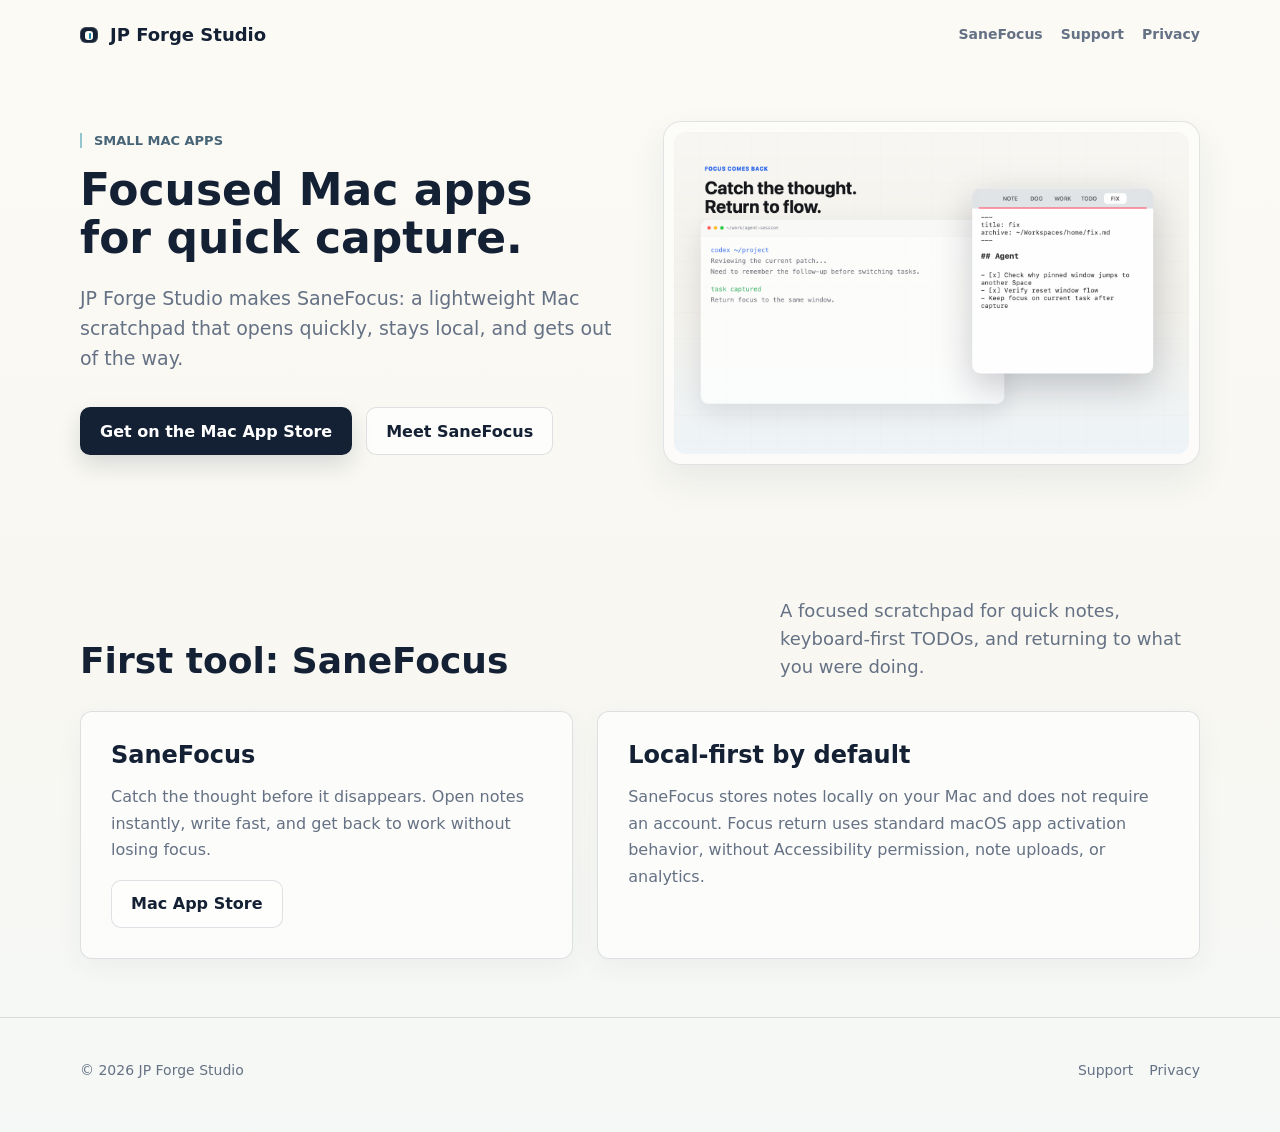
<file: index.html>
<!doctype html>
<html lang="en">
  <head>
    <meta charset="utf-8">
    <meta name="viewport" content="width=device-width, initial-scale=1">
    <title>JP Forge Studio - Focused Mac Apps</title>
    <meta name="description" content="JP Forge Studio makes SaneFocus, a lightweight macOS scratchpad for catching thoughts and returning to flow.">
    <link rel="canonical" href="https://jpforgestudio.com/">
    <meta property="og:title" content="JP Forge Studio - Focused Mac Apps">
    <meta property="og:description" content="JP Forge Studio makes SaneFocus, a lightweight macOS scratchpad for catching thoughts and returning to flow.">
    <meta property="og:type" content="website">
    <meta property="og:url" content="https://jpforgestudio.com/">
    <meta property="og:image" content="https://jpforgestudio.com/assets/sanefocus/social-preview.png">
    <meta property="og:site_name" content="JP Forge Studio">
    <meta name="twitter:card" content="summary_large_image">
    <meta name="twitter:title" content="JP Forge Studio - Focused Mac Apps">
    <meta name="twitter:description" content="JP Forge Studio makes SaneFocus, a lightweight macOS scratchpad for catching thoughts and returning to flow.">
    <meta name="twitter:image" content="https://jpforgestudio.com/assets/sanefocus/social-preview.png">
    <link rel="icon" href="/assets/icons/favicon.svg" type="image/svg+xml">
    <link rel="stylesheet" href="/styles.css">
    <script type="application/ld+json">
      {
        "@context": "https://schema.org",
        "@type": "Organization",
        "name": "JP Forge Studio",
        "url": "https://jpforgestudio.com/",
        "email": "jpforge.studio@gmail.com"
      }
    </script>
  </head>
  <body>
    <header class="shell nav">
      <a class="brand" href="/">
        <span class="brand-dot"></span>
        JP Forge Studio
      </a>
      <nav class="nav-links" aria-label="Main navigation">
        <a href="/sanefocus/">SaneFocus</a>
        <a href="/sanefocus/support/">Support</a>
        <a href="/sanefocus/privacy/">Privacy</a>
      </nav>
    </header>

    <main class="shell hero">
      <section>
        <div class="eyebrow">Small Mac Apps</div>
        <h1>Focused Mac apps for quick capture.</h1>
        <p class="lede">
          JP Forge Studio makes SaneFocus: a lightweight Mac scratchpad that
          opens quickly, stays local, and gets out of the way.
        </p>
        <div class="actions">
          <a class="button" href="https://apps.apple.com/us/app/sanefocus/id6764035093?mt=12" target="_blank" rel="noopener">Get on the Mac App Store</a>
          <a class="button secondary" href="/sanefocus/">Meet SaneFocus</a>
        </div>
      </section>
      <section class="hero-card" aria-label="SaneFocus preview">
        <img src="/assets/sanefocus/02-focus-comes-back.png" width="1440" height="900" alt="SaneFocus note window on a bright desktop">
      </section>
    </main>

    <section class="shell section">
      <div class="section-head">
        <h2>First tool: SaneFocus</h2>
        <p>A focused scratchpad for quick notes, keyboard-first TODOs, and returning to what you were doing.</p>
      </div>
      <div class="split">
        <article class="card">
          <h3>SaneFocus</h3>
          <p>
            Catch the thought before it disappears. Open notes instantly,
            write fast, and get back to work without losing focus.
          </p>
          <a class="button secondary" href="https://apps.apple.com/us/app/sanefocus/id6764035093?mt=12" target="_blank" rel="noopener">Mac App Store</a>
        </article>
        <article class="card">
          <h3>Local-first by default</h3>
          <p>
            SaneFocus stores notes locally on your Mac and does not require an
            account. Focus return uses standard macOS app activation behavior,
            without Accessibility permission, note uploads, or analytics.
          </p>
        </article>
      </div>
    </section>

    <footer class="footer">
      <div class="shell footer-inner">
        <span>© 2026 JP Forge Studio</span>
        <div class="footer-links">
          <a href="/sanefocus/support/">Support</a>
          <a href="/sanefocus/privacy/">Privacy</a>
        </div>
      </div>
    </footer>
  </body>
</html>
</file>
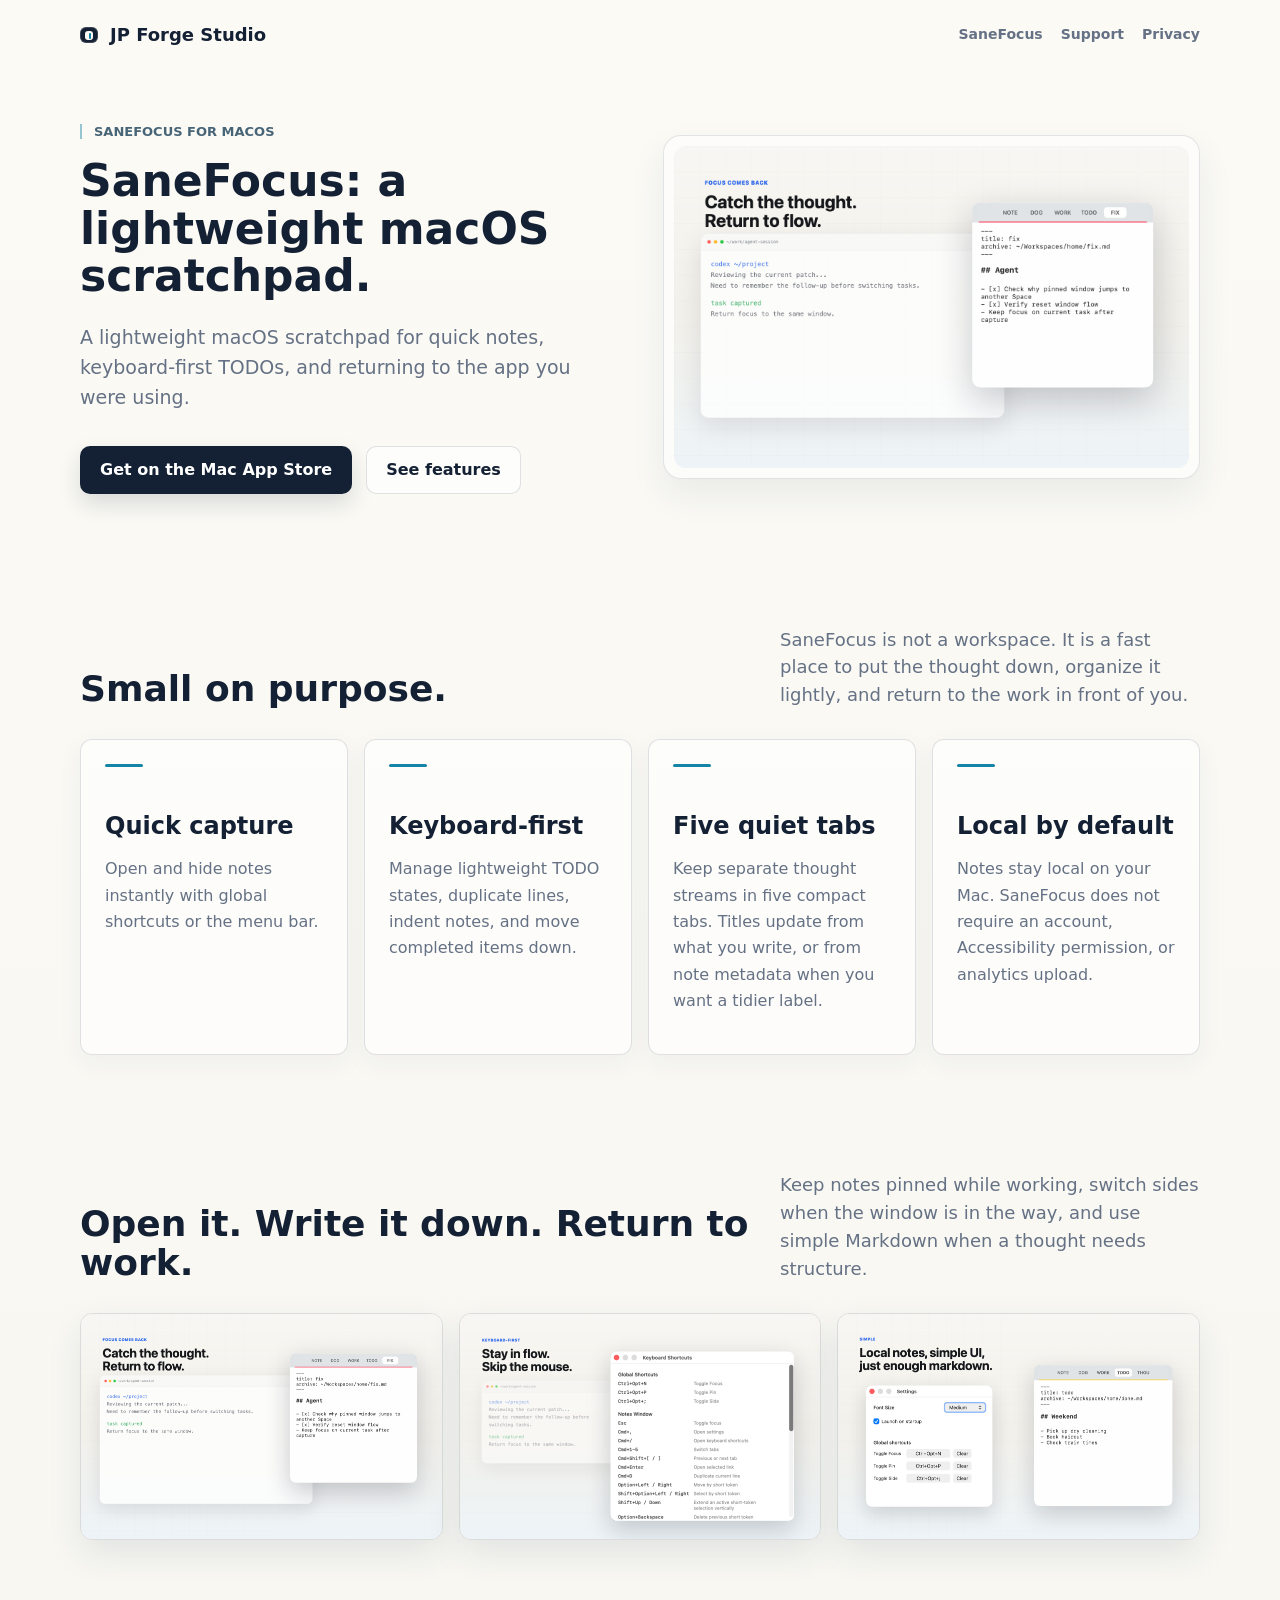
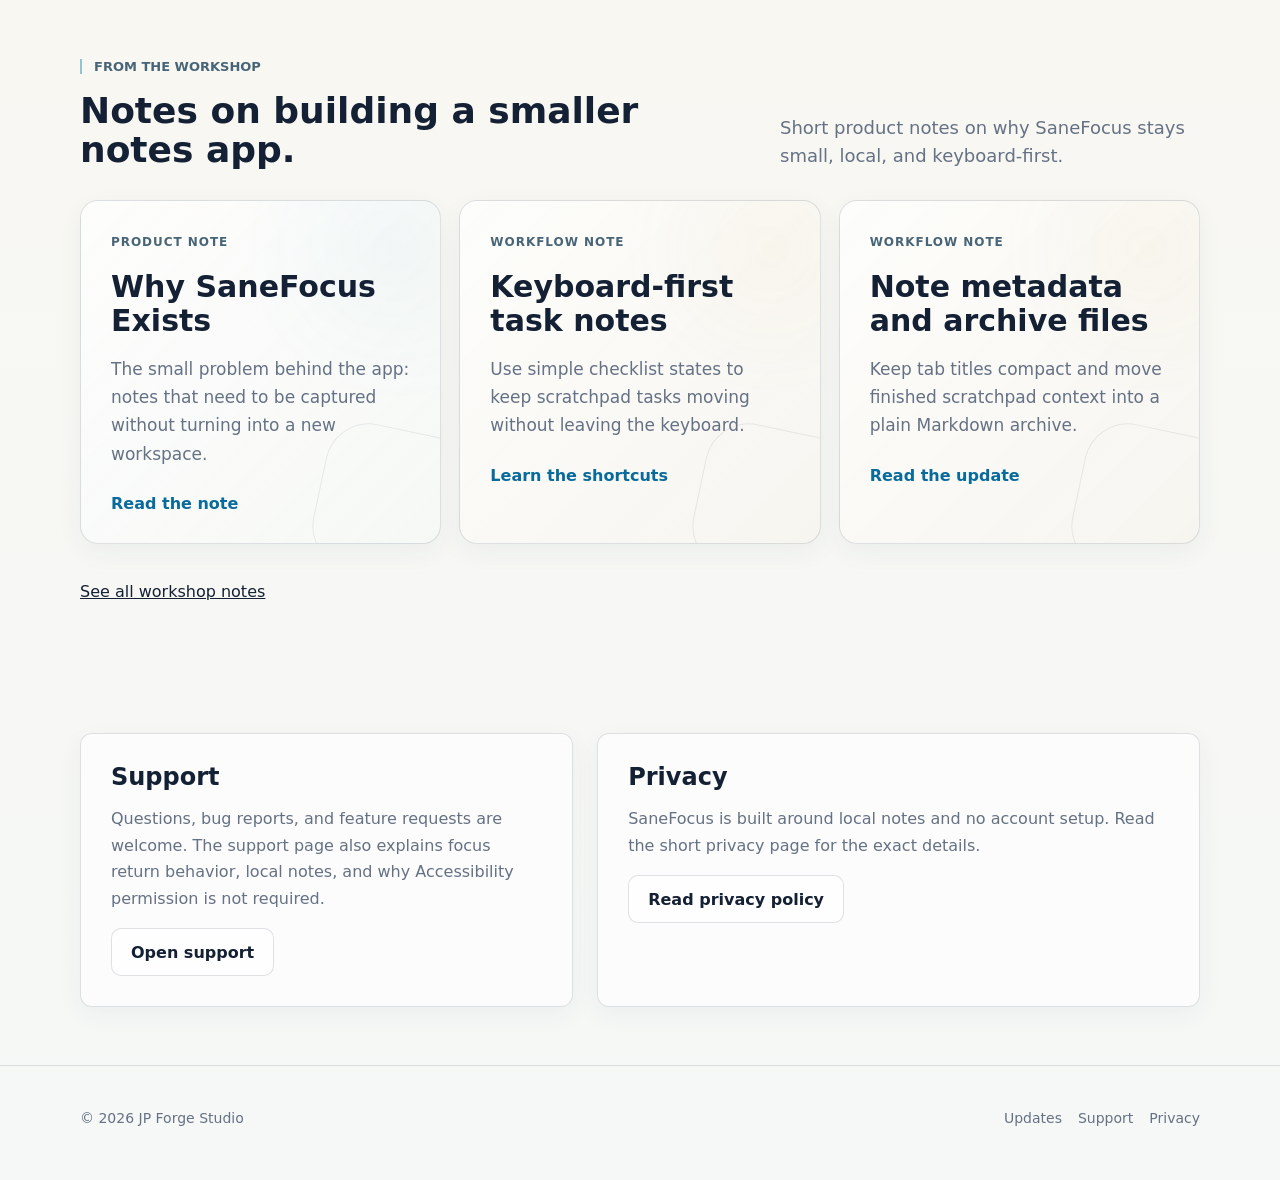
<file: sanefocus/index.html>
<!doctype html>
<html lang="en">
  <head>
    <meta charset="utf-8">
    <meta name="viewport" content="width=device-width, initial-scale=1">
    <title>SaneFocus - Lightweight macOS Scratchpad</title>
    <meta name="description" content="SaneFocus is a lightweight macOS scratchpad for quick notes, keyboard-first TODOs, and returning to flow.">
    <link rel="canonical" href="https://jpforgestudio.com/sanefocus/">
    <meta property="og:title" content="SaneFocus - Lightweight macOS Scratchpad">
    <meta property="og:description" content="SaneFocus is a lightweight macOS scratchpad for quick notes, keyboard-first TODOs, and returning to flow.">
    <meta property="og:type" content="website">
    <meta property="og:url" content="https://jpforgestudio.com/sanefocus/">
    <meta property="og:image" content="https://jpforgestudio.com/assets/sanefocus/social-preview.png">
    <meta property="og:site_name" content="JP Forge Studio">
    <meta name="twitter:card" content="summary_large_image">
    <meta name="twitter:title" content="SaneFocus - Lightweight macOS Scratchpad">
    <meta name="twitter:description" content="SaneFocus is a lightweight macOS scratchpad for quick notes, keyboard-first TODOs, and returning to flow.">
    <meta name="twitter:image" content="https://jpforgestudio.com/assets/sanefocus/social-preview.png">
    <link rel="icon" href="/assets/icons/favicon.svg" type="image/svg+xml">
    <link rel="stylesheet" href="/styles.css">
    <script type="application/ld+json">
      {
        "@context": "https://schema.org",
        "@type": "SoftwareApplication",
        "name": "SaneFocus",
        "applicationCategory": "ProductivityApplication",
        "operatingSystem": "macOS",
        "description": "SaneFocus is a lightweight macOS scratchpad for quick notes, keyboard-first TODOs, and returning to flow.",
        "url": "https://jpforgestudio.com/sanefocus/",
        "downloadUrl": "https://apps.apple.com/us/app/sanefocus/id6764035093?mt=12",
        "sameAs": [
          "https://apps.apple.com/us/app/sanefocus/id6764035093?mt=12"
        ]
      }
    </script>
  </head>
  <body>
    <header class="shell nav">
      <a class="brand" href="/">
        <span class="brand-dot"></span>
        JP Forge Studio
      </a>
      <nav class="nav-links" aria-label="Main navigation">
        <a href="/sanefocus/">SaneFocus</a>
        <a href="/sanefocus/support/">Support</a>
        <a href="/sanefocus/privacy/">Privacy</a>
      </nav>
    </header>

    <main class="shell hero">
      <section>
        <div class="eyebrow">SaneFocus for macOS</div>
        <h1>SaneFocus: a lightweight macOS scratchpad.</h1>
        <p class="lede">
          A lightweight macOS scratchpad for quick notes, keyboard-first TODOs,
          and returning to the app you were using.
        </p>
        <div class="actions">
          <a class="button" href="https://apps.apple.com/us/app/sanefocus/id6764035093?mt=12" target="_blank" rel="noopener">Get on the Mac App Store</a>
          <a class="button secondary" href="#features">See features</a>
        </div>
      </section>
      <section class="hero-card" aria-label="SaneFocus app preview">
        <img src="/assets/sanefocus/02-focus-comes-back.png" width="1440" height="900" alt="SaneFocus app screenshot">
      </section>
    </main>

    <section id="features" class="shell section">
      <div class="section-head">
        <h2>Small on purpose.</h2>
        <p>
          SaneFocus is not a workspace. It is a fast place to put the thought
          down, organize it lightly, and return to the work in front of you.
        </p>
      </div>
      <div class="feature-grid">
        <article class="feature">
          <div class="feature-mark"></div>
          <h3>Quick capture</h3>
          <p>Open and hide notes instantly with global shortcuts or the menu bar.</p>
        </article>
        <article class="feature">
          <div class="feature-mark"></div>
          <h3>Keyboard-first</h3>
          <p>Manage lightweight TODO states, duplicate lines, indent notes, and move completed items down.</p>
        </article>
        <article class="feature">
          <div class="feature-mark"></div>
          <h3>Five quiet tabs</h3>
          <p>Keep separate thought streams in five compact tabs. Titles update from what you write, or from note metadata when you want a tidier label.</p>
        </article>
        <article class="feature">
          <div class="feature-mark"></div>
          <h3>Local by default</h3>
          <p>Notes stay local on your Mac. SaneFocus does not require an account, Accessibility permission, or analytics upload.</p>
        </article>
      </div>
    </section>

    <section class="shell section">
      <div class="section-head">
        <h2>Open it. Write it down. Return to work.</h2>
        <p>
          Keep notes pinned while working, switch sides when the window is in
          the way, and use simple Markdown when a thought needs structure.
        </p>
      </div>
      <div class="media-grid">
        <img src="/assets/sanefocus/02-focus-comes-back.png" width="1440" height="900" loading="lazy" alt="SaneFocus focus restoration screenshot">
        <img src="/assets/sanefocus/03-keyboard-first.png" width="1440" height="900" loading="lazy" alt="SaneFocus keyboard-first screenshot">
        <img src="/assets/sanefocus/04-simple-local.png" width="1440" height="900" loading="lazy" alt="SaneFocus local notes screenshot">
      </div>
    </section>

    <section class="shell section workshop-section">
      <div class="section-head">
        <div>
          <div class="eyebrow">From the workshop</div>
          <h2>Notes on building a smaller notes app.</h2>
        </div>
        <p>
          Short product notes on why SaneFocus stays small, local, and
          keyboard-first.
        </p>
      </div>
      <div class="workshop-grid">
        <a class="workshop-card primary" href="/sanefocus/updates/why-sanefocus-exists/">
          <span class="workshop-kicker">Product note</span>
          <h3>Why SaneFocus Exists</h3>
          <p>
            The small problem behind the app: notes that need to be captured
            without turning into a new workspace.
          </p>
          <span class="text-link">Read the note</span>
        </a>
        <a class="workshop-card" href="/sanefocus/updates/task-shortcuts/">
          <span class="workshop-kicker">Workflow note</span>
          <h3>Keyboard-first task notes</h3>
          <p>
            Use simple checklist states to keep scratchpad tasks moving without
            leaving the keyboard.
          </p>
          <span class="text-link">Learn the shortcuts</span>
        </a>
        <a class="workshop-card" href="/sanefocus/updates/front-matter-archive/">
          <span class="workshop-kicker">Workflow note</span>
          <h3>Note metadata and archive files</h3>
          <p>
            Keep tab titles compact and move finished scratchpad context into a
            plain Markdown archive.
          </p>
          <span class="text-link">Read the update</span>
        </a>
      </div>
      <p class="article-back">
        <a href="/sanefocus/updates/">See all workshop notes</a>
      </p>
    </section>

    <section class="shell section">
      <div class="split">
        <article class="card">
          <h3>Support</h3>
          <p>
            Questions, bug reports, and feature requests are welcome. The
            support page also explains focus return behavior, local notes, and
            why Accessibility permission is not required.
          </p>
          <a class="button secondary" href="/sanefocus/support/">Open support</a>
        </article>
        <article class="card">
          <h3>Privacy</h3>
          <p>
            SaneFocus is built around local notes and no account setup. Read
            the short privacy page for the exact details.
          </p>
          <a class="button secondary" href="/sanefocus/privacy/">Read privacy policy</a>
        </article>
      </div>
    </section>

    <footer class="footer">
      <div class="shell footer-inner">
        <span>© 2026 JP Forge Studio</span>
        <div class="footer-links">
          <a href="/sanefocus/updates/">Updates</a>
          <a href="/sanefocus/support/">Support</a>
          <a href="/sanefocus/privacy/">Privacy</a>
        </div>
      </div>
    </footer>
  </body>
</html>
</file>
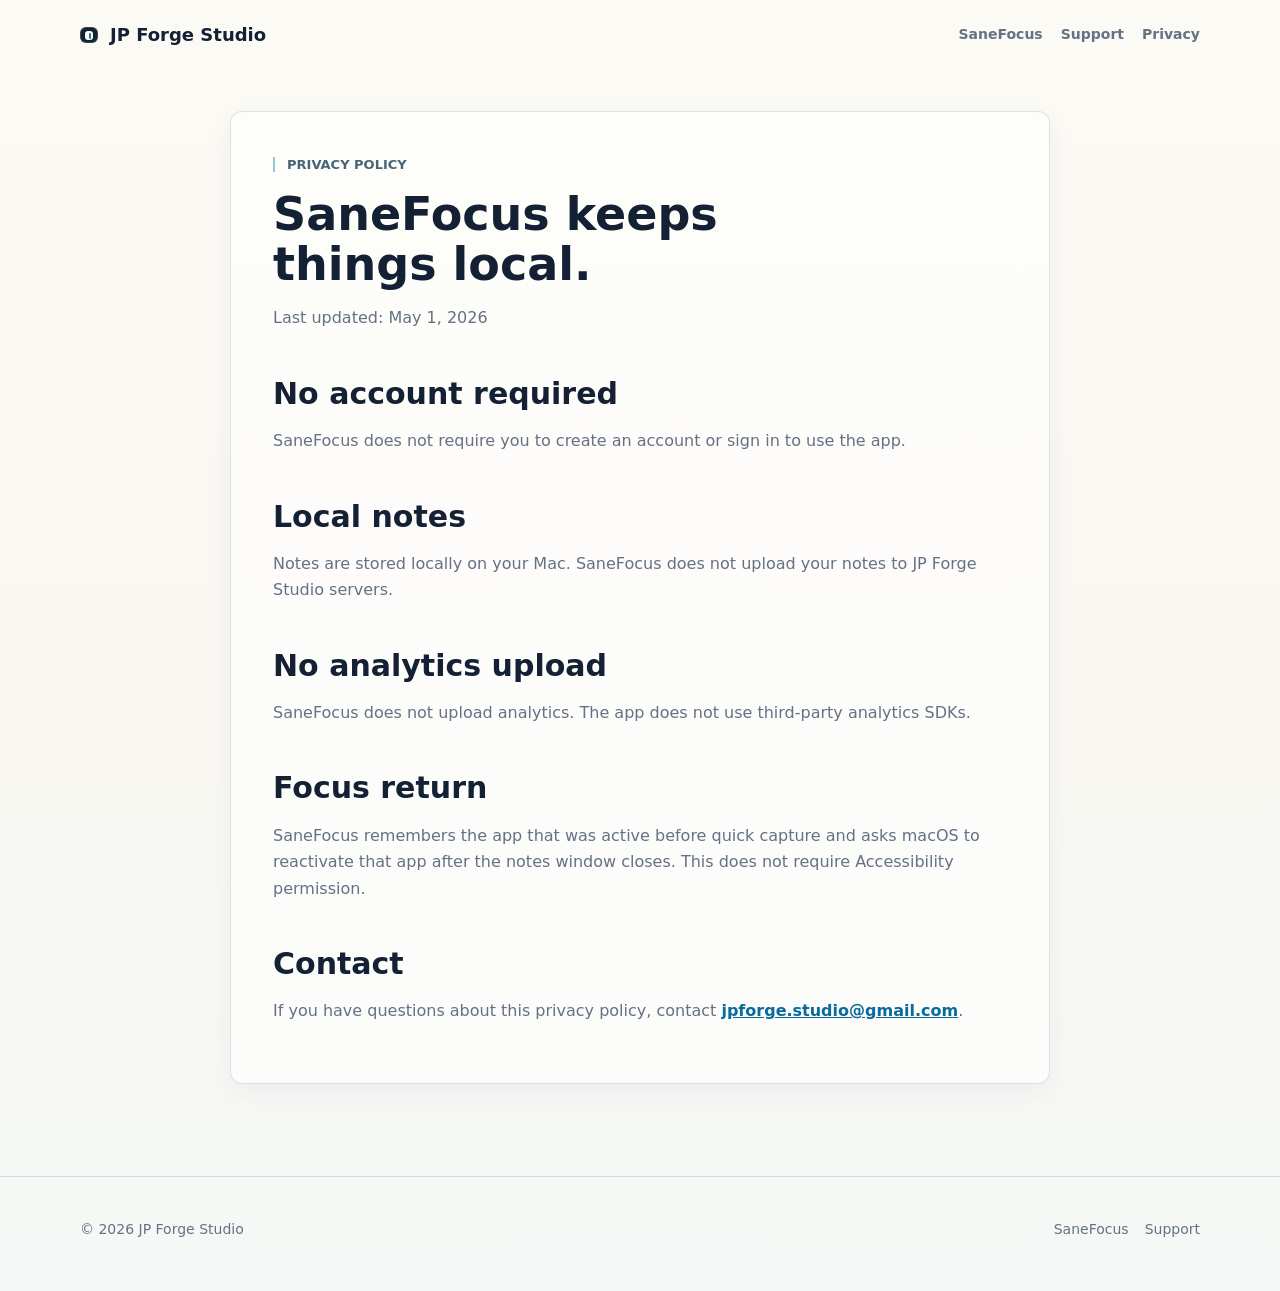
<file: sanefocus/privacy/index.html>
<!doctype html>
<html lang="en">
  <head>
    <meta charset="utf-8">
    <meta name="viewport" content="width=device-width, initial-scale=1">
    <title>SaneFocus Privacy Policy - JP Forge Studio</title>
    <meta name="description" content="Read the SaneFocus privacy policy: local notes, no account requirement, no analytics upload, and focus return behavior.">
    <link rel="canonical" href="https://jpforgestudio.com/sanefocus/privacy/">
    <meta property="og:title" content="SaneFocus Privacy Policy - JP Forge Studio">
    <meta property="og:description" content="Read the SaneFocus privacy policy: local notes, no account requirement, no analytics upload, and focus return behavior.">
    <meta property="og:type" content="website">
    <meta property="og:url" content="https://jpforgestudio.com/sanefocus/privacy/">
    <meta property="og:image" content="https://jpforgestudio.com/assets/sanefocus/social-preview.png">
    <meta property="og:site_name" content="JP Forge Studio">
    <meta name="twitter:card" content="summary_large_image">
    <meta name="twitter:title" content="SaneFocus Privacy Policy - JP Forge Studio">
    <meta name="twitter:description" content="Read the SaneFocus privacy policy: local notes, no account requirement, no analytics upload, and focus return behavior.">
    <meta name="twitter:image" content="https://jpforgestudio.com/assets/sanefocus/social-preview.png">
    <link rel="icon" href="/assets/icons/favicon.svg" type="image/svg+xml">
    <link rel="stylesheet" href="/styles.css">
  </head>
  <body>
    <header class="shell nav">
      <a class="brand" href="/">
        <span class="brand-dot"></span>
        JP Forge Studio
      </a>
      <nav class="nav-links" aria-label="Main navigation">
        <a href="/sanefocus/">SaneFocus</a>
        <a href="/sanefocus/support/">Support</a>
        <a href="/sanefocus/privacy/">Privacy</a>
      </nav>
    </header>

    <main class="shell doc">
      <div class="eyebrow">Privacy Policy</div>
      <h1>SaneFocus keeps things local.</h1>
      <p>Last updated: May 1, 2026</p>

      <h2>No account required</h2>
      <p>
        SaneFocus does not require you to create an account or sign in to use
        the app.
      </p>

      <h2>Local notes</h2>
      <p>
        Notes are stored locally on your Mac. SaneFocus does not upload your
        notes to JP Forge Studio servers.
      </p>

      <h2>No analytics upload</h2>
      <p>
        SaneFocus does not upload analytics. The app does not use third-party
        analytics SDKs.
      </p>

      <h2>Focus return</h2>
      <p>
        SaneFocus remembers the app that was active before quick capture and
        asks macOS to reactivate that app after the notes window closes. This
        does not require Accessibility permission.
      </p>

      <h2>Contact</h2>
      <p>
        If you have questions about this privacy policy, contact
        <a href="mailto:jpforge.studio@gmail.com">jpforge.studio@gmail.com</a>.
      </p>
    </main>

    <footer class="footer">
      <div class="shell footer-inner">
        <span>© 2026 JP Forge Studio</span>
        <div class="footer-links">
          <a href="/sanefocus/">SaneFocus</a>
          <a href="/sanefocus/support/">Support</a>
        </div>
      </div>
    </footer>
  </body>
</html>
</file>
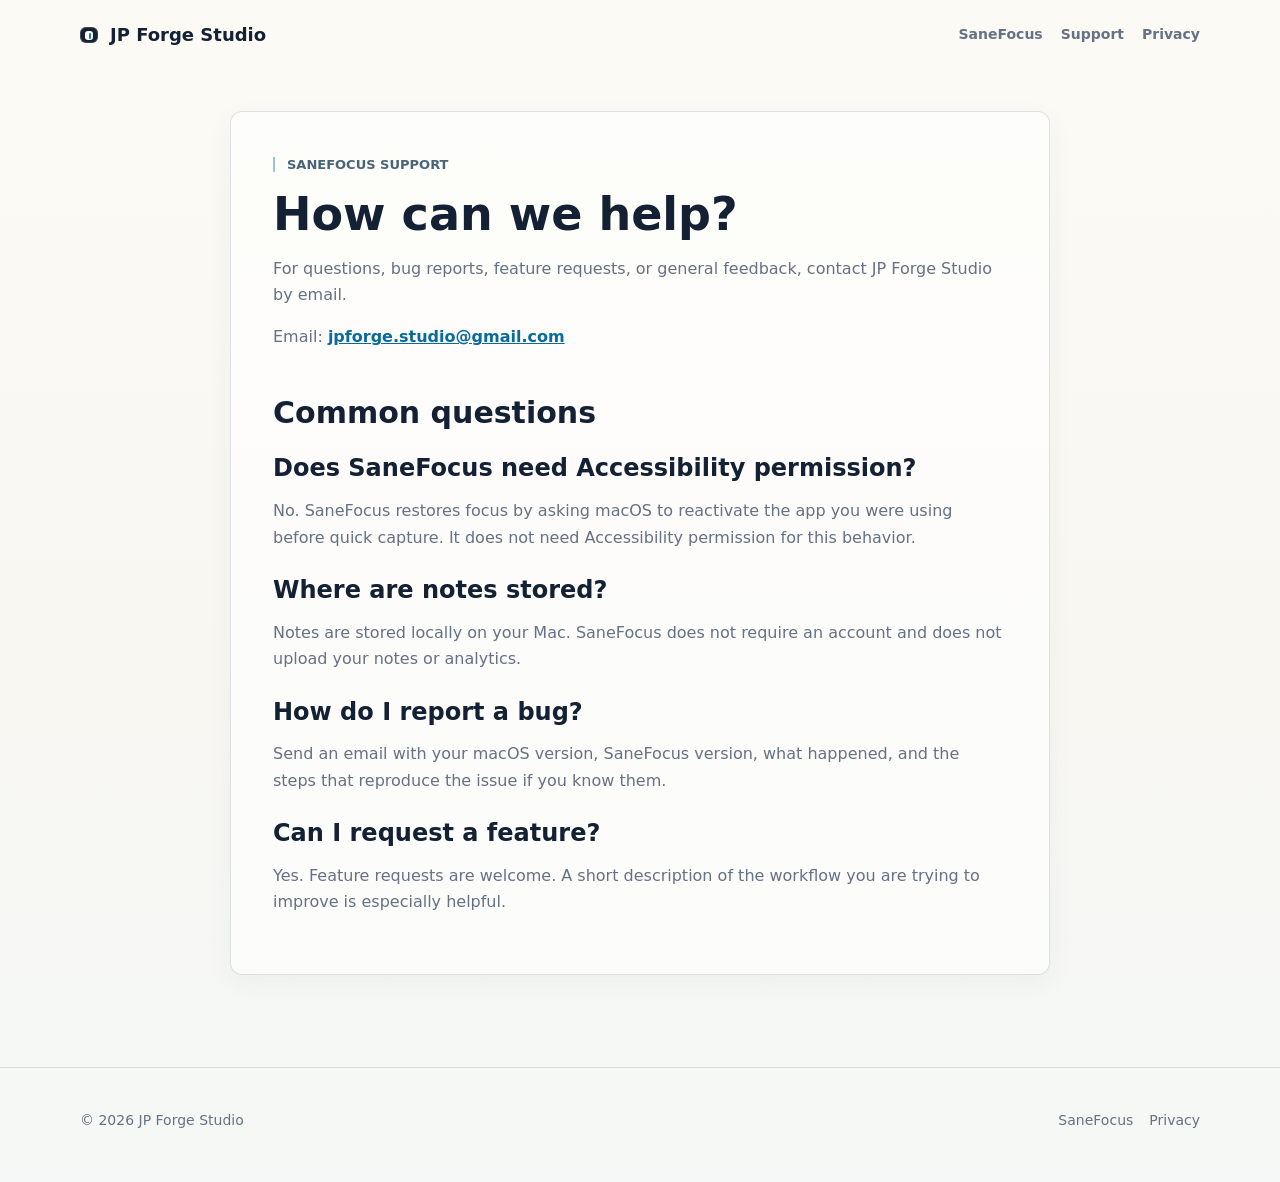
<file: sanefocus/support/index.html>
<!doctype html>
<html lang="en">
  <head>
    <meta charset="utf-8">
    <meta name="viewport" content="width=device-width, initial-scale=1">
    <title>SaneFocus Support - JP Forge Studio</title>
    <meta name="description" content="Get support for SaneFocus, including bug reports, feature requests, local notes, and focus return behavior.">
    <link rel="canonical" href="https://jpforgestudio.com/sanefocus/support/">
    <meta property="og:title" content="SaneFocus Support - JP Forge Studio">
    <meta property="og:description" content="Get support for SaneFocus, including bug reports, feature requests, local notes, and focus return behavior.">
    <meta property="og:type" content="website">
    <meta property="og:url" content="https://jpforgestudio.com/sanefocus/support/">
    <meta property="og:image" content="https://jpforgestudio.com/assets/sanefocus/social-preview.png">
    <meta property="og:site_name" content="JP Forge Studio">
    <meta name="twitter:card" content="summary_large_image">
    <meta name="twitter:title" content="SaneFocus Support - JP Forge Studio">
    <meta name="twitter:description" content="Get support for SaneFocus, including bug reports, feature requests, local notes, and focus return behavior.">
    <meta name="twitter:image" content="https://jpforgestudio.com/assets/sanefocus/social-preview.png">
    <link rel="icon" href="/assets/icons/favicon.svg" type="image/svg+xml">
    <link rel="stylesheet" href="/styles.css">
  </head>
  <body>
    <header class="shell nav">
      <a class="brand" href="/">
        <span class="brand-dot"></span>
        JP Forge Studio
      </a>
      <nav class="nav-links" aria-label="Main navigation">
        <a href="/sanefocus/">SaneFocus</a>
        <a href="/sanefocus/support/">Support</a>
        <a href="/sanefocus/privacy/">Privacy</a>
      </nav>
    </header>

    <main class="shell doc">
      <div class="eyebrow">SaneFocus Support</div>
      <h1>How can we help?</h1>
      <p>
        For questions, bug reports, feature requests, or general feedback,
        contact JP Forge Studio by email.
      </p>
      <p>
        Email: <a href="mailto:jpforge.studio@gmail.com">jpforge.studio@gmail.com</a>
      </p>

      <h2>Common questions</h2>
      <h3>Does SaneFocus need Accessibility permission?</h3>
      <p>
        No. SaneFocus restores focus by asking macOS to reactivate the app you
        were using before quick capture. It does not need Accessibility
        permission for this behavior.
      </p>

      <h3>Where are notes stored?</h3>
      <p>
        Notes are stored locally on your Mac. SaneFocus does not require an
        account and does not upload your notes or analytics.
      </p>

      <h3>How do I report a bug?</h3>
      <p>
        Send an email with your macOS version, SaneFocus version, what happened,
        and the steps that reproduce the issue if you know them.
      </p>

      <h3>Can I request a feature?</h3>
      <p>
        Yes. Feature requests are welcome. A short description of the workflow
        you are trying to improve is especially helpful.
      </p>
    </main>

    <footer class="footer">
      <div class="shell footer-inner">
        <span>© 2026 JP Forge Studio</span>
        <div class="footer-links">
          <a href="/sanefocus/">SaneFocus</a>
          <a href="/sanefocus/privacy/">Privacy</a>
        </div>
      </div>
    </footer>
  </body>
</html>
</file>
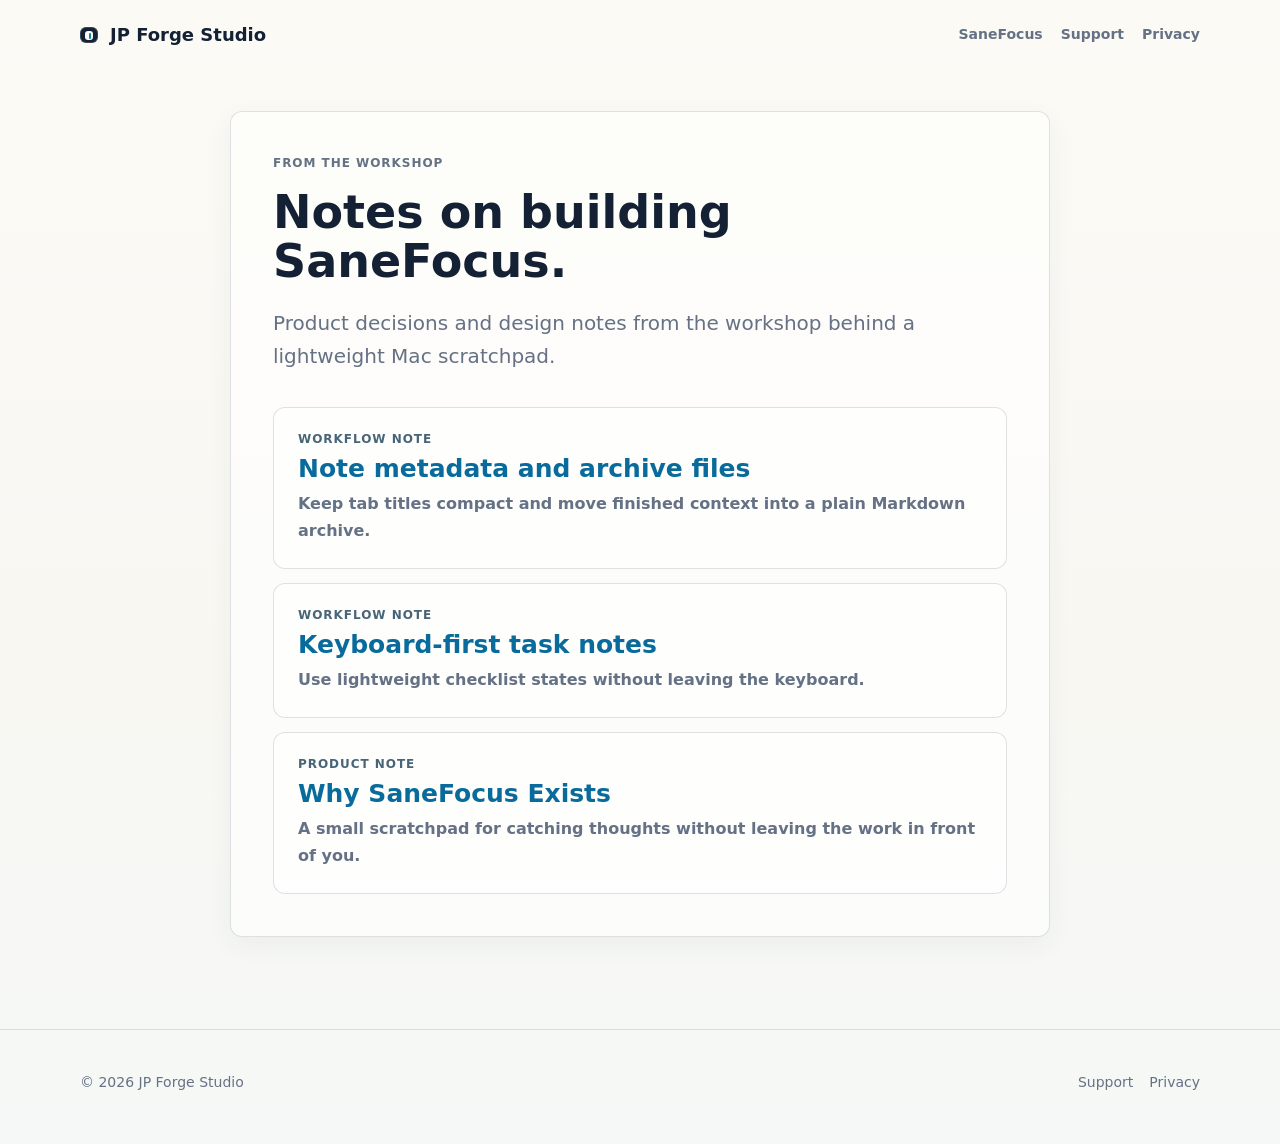
<file: sanefocus/updates/index.html>
<!doctype html>
<html lang="en">
  <head>
    <meta charset="utf-8">
    <meta name="viewport" content="width=device-width, initial-scale=1">
    <title>SaneFocus Updates - JP Forge Studio</title>
    <meta name="description" content="Product notes and short updates from the workshop behind SaneFocus.">
    <link rel="canonical" href="https://jpforgestudio.com/sanefocus/updates/">
    <meta property="og:title" content="SaneFocus Updates - JP Forge Studio">
    <meta property="og:description" content="Product notes and short updates from the workshop behind SaneFocus.">
    <meta property="og:type" content="website">
    <meta property="og:url" content="https://jpforgestudio.com/sanefocus/updates/">
    <meta property="og:image" content="https://jpforgestudio.com/assets/sanefocus/social-preview.png">
    <meta property="og:site_name" content="JP Forge Studio">
    <meta name="twitter:card" content="summary_large_image">
    <meta name="twitter:title" content="SaneFocus Updates - JP Forge Studio">
    <meta name="twitter:description" content="Product notes and short updates from the workshop behind SaneFocus.">
    <meta name="twitter:image" content="https://jpforgestudio.com/assets/sanefocus/social-preview.png">
    <link rel="icon" href="/assets/icons/favicon.svg" type="image/svg+xml">
    <link rel="stylesheet" href="/styles.css">
  </head>
  <body>
    <header class="shell nav">
      <a class="brand" href="/">
        <span class="brand-dot"></span>
        JP Forge Studio
      </a>
      <nav class="nav-links" aria-label="Main navigation">
        <a href="/sanefocus/">SaneFocus</a>
        <a href="/sanefocus/support/">Support</a>
        <a href="/sanefocus/privacy/">Privacy</a>
      </nav>
    </header>

    <main class="shell doc update-index">
      <p class="doc-eyebrow">From the workshop</p>
      <h1>Notes on building SaneFocus.</h1>
      <p class="doc-lede">
        Product decisions and design notes from the workshop behind a
        lightweight Mac scratchpad.
      </p>

      <div class="update-list">
        <a class="update-row" href="/sanefocus/updates/front-matter-archive/">
          <span>Workflow note</span>
          <strong>Note metadata and archive files</strong>
          <p>Keep tab titles compact and move finished context into a plain Markdown archive.</p>
        </a>
        <a class="update-row" href="/sanefocus/updates/task-shortcuts/">
          <span>Workflow note</span>
          <strong>Keyboard-first task notes</strong>
          <p>Use lightweight checklist states without leaving the keyboard.</p>
        </a>
        <a class="update-row" href="/sanefocus/updates/why-sanefocus-exists/">
          <span>Product note</span>
          <strong>Why SaneFocus Exists</strong>
          <p>A small scratchpad for catching thoughts without leaving the work in front of you.</p>
        </a>
      </div>
    </main>

    <footer class="footer">
      <div class="shell footer-inner">
        <span>© 2026 JP Forge Studio</span>
        <div class="footer-links">
          <a href="/sanefocus/support/">Support</a>
          <a href="/sanefocus/privacy/">Privacy</a>
        </div>
      </div>
    </footer>
  </body>
</html>
</file>
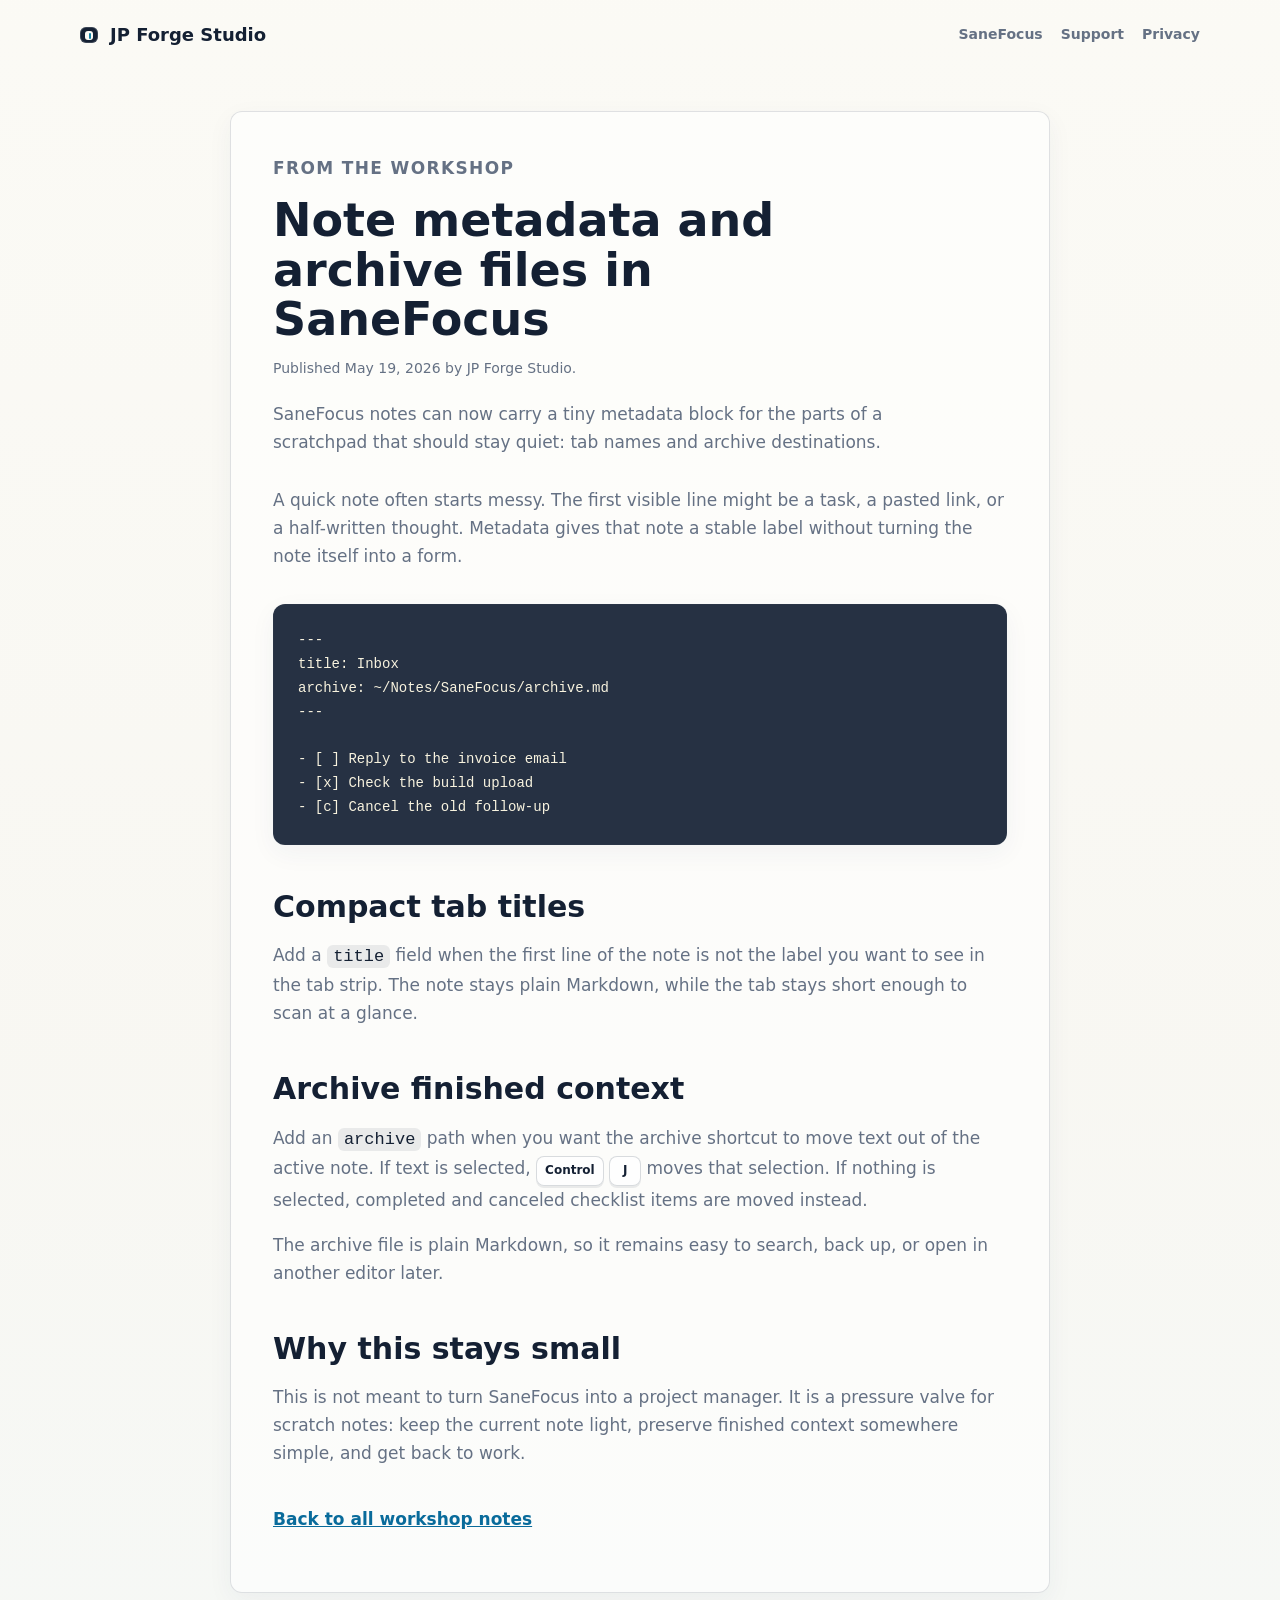
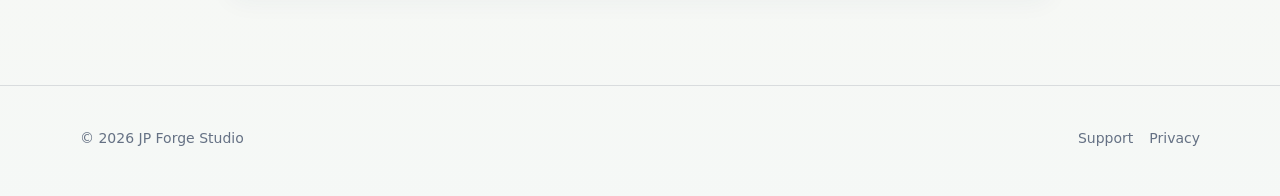
<file: sanefocus/updates/front-matter-archive/index.html>
<!doctype html>
<html lang="en">
  <head>
    <meta charset="utf-8">
    <meta name="viewport" content="width=device-width, initial-scale=1">
    <title>Note metadata and archive files in SaneFocus - JP Forge Studio</title>
    <meta name="description" content="Use SaneFocus note metadata to keep tab titles compact and move finished scratchpad items into a plain Markdown archive.">
    <link rel="canonical" href="https://jpforgestudio.com/sanefocus/updates/front-matter-archive/">
    <meta property="og:title" content="Note metadata and archive files in SaneFocus - JP Forge Studio">
    <meta property="og:description" content="Use SaneFocus note metadata to keep tab titles compact and move finished scratchpad items into a plain Markdown archive.">
    <meta property="og:type" content="article">
    <meta property="og:url" content="https://jpforgestudio.com/sanefocus/updates/front-matter-archive/">
    <meta property="og:image" content="https://jpforgestudio.com/assets/sanefocus/social-preview.png">
    <meta property="og:site_name" content="JP Forge Studio">
    <meta property="article:published_time" content="2026-05-19">
    <meta property="article:modified_time" content="2026-05-19">
    <meta property="article:author" content="JP Forge Studio">
    <meta name="twitter:card" content="summary_large_image">
    <meta name="twitter:title" content="Note metadata and archive files in SaneFocus - JP Forge Studio">
    <meta name="twitter:description" content="Use SaneFocus note metadata to keep tab titles compact and move finished scratchpad items into a plain Markdown archive.">
    <meta name="twitter:image" content="https://jpforgestudio.com/assets/sanefocus/social-preview.png">
    <link rel="icon" href="/assets/icons/favicon.svg" type="image/svg+xml">
    <link rel="stylesheet" href="/styles.css">
    <script type="application/ld+json">
      {
        "@context": "https://schema.org",
        "@type": "Article",
        "headline": "Note metadata and archive files in SaneFocus",
        "description": "Use SaneFocus note metadata to keep tab titles compact and move finished scratchpad items into a plain Markdown archive.",
        "image": "https://jpforgestudio.com/assets/sanefocus/social-preview.png",
        "datePublished": "2026-05-19",
        "dateModified": "2026-05-19",
        "mainEntityOfPage": "https://jpforgestudio.com/sanefocus/updates/front-matter-archive/",
        "author": {
          "@type": "Organization",
          "name": "JP Forge Studio",
          "url": "https://jpforgestudio.com/"
        },
        "publisher": {
          "@type": "Organization",
          "name": "JP Forge Studio",
          "url": "https://jpforgestudio.com/"
        }
      }
    </script>
  </head>
  <body>
    <header class="shell nav">
      <a class="brand" href="/">
        <span class="brand-dot"></span>
        JP Forge Studio
      </a>
      <nav class="nav-links" aria-label="Main navigation">
        <a href="/sanefocus/">SaneFocus</a>
        <a href="/sanefocus/support/">Support</a>
        <a href="/sanefocus/privacy/">Privacy</a>
      </nav>
    </header>

    <main class="shell doc article">
      <p class="doc-eyebrow">From the workshop</p>
      <h1>Note metadata and archive files in SaneFocus</h1>
      <p class="article-meta">
        Published <time datetime="2026-05-19">May 19, 2026</time> by JP Forge Studio.
      </p>
      <p class="doc-lede">
        SaneFocus notes can now carry a tiny metadata block for the parts of a
        scratchpad that should stay quiet: tab names and archive destinations.
      </p>

      <p>
        A quick note often starts messy. The first visible line might be a task,
        a pasted link, or a half-written thought. Metadata gives that note a
        stable label without turning the note itself into a form.
      </p>

      <pre class="code-card"><code>---
title: Inbox
archive: ~/Notes/SaneFocus/archive.md
---

- [ ] Reply to the invoice email
- [x] Check the build upload
- [c] Cancel the old follow-up</code></pre>

      <h2>Compact tab titles</h2>
      <p>
        Add a <code>title</code> field when the first line of the note is not
        the label you want to see in the tab strip. The note stays plain
        Markdown, while the tab stays short enough to scan at a glance.
      </p>

      <h2>Archive finished context</h2>
      <p>
        Add an <code>archive</code> path when you want the archive shortcut to
        move text out of the active note. If text is selected,
        <kbd>Control</kbd> <kbd>J</kbd> moves that selection. If nothing is
        selected, completed and canceled checklist items are moved instead.
      </p>
      <p>
        The archive file is plain Markdown, so it remains easy to search, back
        up, or open in another editor later.
      </p>

      <h2>Why this stays small</h2>
      <p>
        This is not meant to turn SaneFocus into a project manager. It is a
        pressure valve for scratch notes: keep the current note light, preserve
        finished context somewhere simple, and get back to work.
      </p>

      <p class="article-back">
        <a href="/sanefocus/updates/">Back to all workshop notes</a>
      </p>
    </main>

    <footer class="footer">
      <div class="shell footer-inner">
        <span>© 2026 JP Forge Studio</span>
        <div class="footer-links">
          <a href="/sanefocus/support/">Support</a>
          <a href="/sanefocus/privacy/">Privacy</a>
        </div>
      </div>
    </footer>
  </body>
</html>
</file>
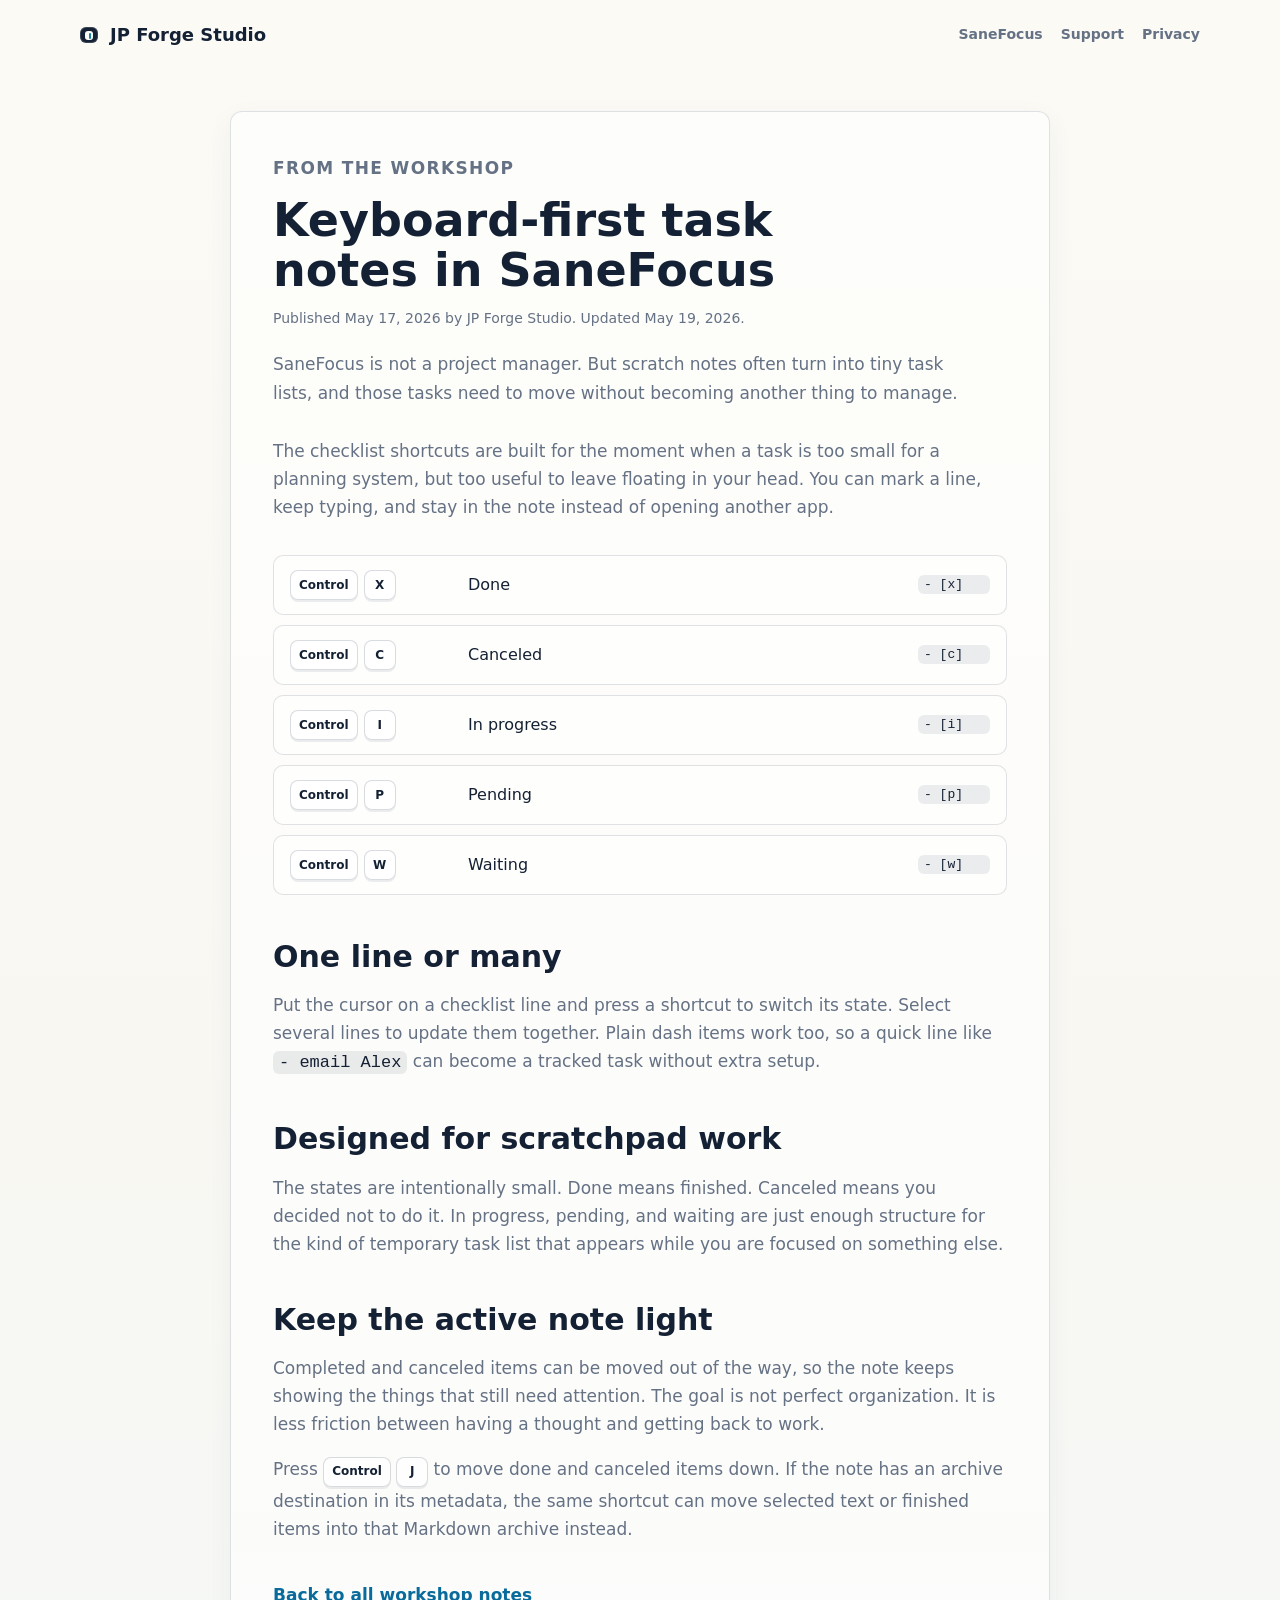
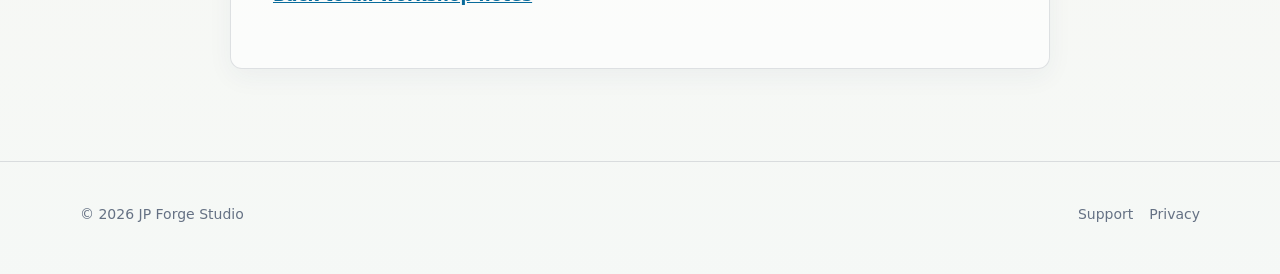
<file: sanefocus/updates/task-shortcuts/index.html>
<!doctype html>
<html lang="en">
  <head>
    <meta charset="utf-8">
    <meta name="viewport" content="width=device-width, initial-scale=1">
    <title>Keyboard-first task notes in SaneFocus - JP Forge Studio</title>
    <meta name="description" content="Use SaneFocus checklist shortcuts to move small tasks through done, canceled, in progress, pending, and waiting states without leaving the keyboard.">
    <link rel="canonical" href="https://jpforgestudio.com/sanefocus/updates/task-shortcuts/">
    <meta property="og:title" content="Keyboard-first task notes in SaneFocus - JP Forge Studio">
    <meta property="og:description" content="Use SaneFocus checklist shortcuts to move small tasks through done, canceled, in progress, pending, and waiting states without leaving the keyboard.">
    <meta property="og:type" content="article">
    <meta property="og:url" content="https://jpforgestudio.com/sanefocus/updates/task-shortcuts/">
    <meta property="og:image" content="https://jpforgestudio.com/assets/sanefocus/social-preview.png">
    <meta property="og:site_name" content="JP Forge Studio">
    <meta property="article:published_time" content="2026-05-17">
    <meta property="article:modified_time" content="2026-05-19">
    <meta property="article:author" content="JP Forge Studio">
    <meta name="twitter:card" content="summary_large_image">
    <meta name="twitter:title" content="Keyboard-first task notes in SaneFocus - JP Forge Studio">
    <meta name="twitter:description" content="Use SaneFocus checklist shortcuts to move small tasks through done, canceled, in progress, pending, and waiting states without leaving the keyboard.">
    <meta name="twitter:image" content="https://jpforgestudio.com/assets/sanefocus/social-preview.png">
    <link rel="icon" href="/assets/icons/favicon.svg" type="image/svg+xml">
    <link rel="stylesheet" href="/styles.css">
    <script type="application/ld+json">
      {
        "@context": "https://schema.org",
        "@type": "Article",
        "headline": "Keyboard-first task notes in SaneFocus",
        "description": "Use SaneFocus checklist shortcuts to move small tasks through done, canceled, in progress, pending, and waiting states without leaving the keyboard.",
        "image": "https://jpforgestudio.com/assets/sanefocus/social-preview.png",
        "datePublished": "2026-05-17",
        "dateModified": "2026-05-19",
        "mainEntityOfPage": "https://jpforgestudio.com/sanefocus/updates/task-shortcuts/",
        "author": {
          "@type": "Organization",
          "name": "JP Forge Studio",
          "url": "https://jpforgestudio.com/"
        },
        "publisher": {
          "@type": "Organization",
          "name": "JP Forge Studio",
          "url": "https://jpforgestudio.com/"
        }
      }
    </script>
  </head>
  <body>
    <header class="shell nav">
      <a class="brand" href="/">
        <span class="brand-dot"></span>
        JP Forge Studio
      </a>
      <nav class="nav-links" aria-label="Main navigation">
        <a href="/sanefocus/">SaneFocus</a>
        <a href="/sanefocus/support/">Support</a>
        <a href="/sanefocus/privacy/">Privacy</a>
      </nav>
    </header>

    <main class="shell doc article">
      <p class="doc-eyebrow">From the workshop</p>
      <h1>Keyboard-first task notes in SaneFocus</h1>
      <p class="article-meta">
        Published <time datetime="2026-05-17">May 17, 2026</time> by JP Forge Studio.
        Updated <time datetime="2026-05-19">May 19, 2026</time>.
      </p>
      <p class="doc-lede">
        SaneFocus is not a project manager. But scratch notes often turn into
        tiny task lists, and those tasks need to move without becoming another
        thing to manage.
      </p>

      <p>
        The checklist shortcuts are built for the moment when a task is too
        small for a planning system, but too useful to leave floating in your
        head. You can mark a line, keep typing, and stay in the note instead of
        opening another app.
      </p>

      <div class="shortcut-table" aria-label="SaneFocus checklist shortcuts">
        <div>
          <span class="shortcut-keys"><kbd>Control</kbd><kbd>X</kbd></span>
          <span>Done</span>
          <code>- [x]</code>
        </div>
        <div>
          <span class="shortcut-keys"><kbd>Control</kbd><kbd>C</kbd></span>
          <span>Canceled</span>
          <code>- [c]</code>
        </div>
        <div>
          <span class="shortcut-keys"><kbd>Control</kbd><kbd>I</kbd></span>
          <span>In progress</span>
          <code>- [i]</code>
        </div>
        <div>
          <span class="shortcut-keys"><kbd>Control</kbd><kbd>P</kbd></span>
          <span>Pending</span>
          <code>- [p]</code>
        </div>
        <div>
          <span class="shortcut-keys"><kbd>Control</kbd><kbd>W</kbd></span>
          <span>Waiting</span>
          <code>- [w]</code>
        </div>
      </div>

      <h2>One line or many</h2>
      <p>
        Put the cursor on a checklist line and press a shortcut to switch its
        state. Select several lines to update them together. Plain dash items
        work too, so a quick line like <code>- email Alex</code> can become a
        tracked task without extra setup.
      </p>

      <h2>Designed for scratchpad work</h2>
      <p>
        The states are intentionally small. Done means finished. Canceled means
        you decided not to do it. In progress, pending, and waiting are just
        enough structure for the kind of temporary task list that appears while
        you are focused on something else.
      </p>

      <h2>Keep the active note light</h2>
      <p>
        Completed and canceled items can be moved out of the way, so the note
        keeps showing the things that still need attention. The goal is not
        perfect organization. It is less friction between having a thought and
        getting back to work.
      </p>
      <p>
        Press <kbd>Control</kbd> <kbd>J</kbd> to move done and canceled items
        down. If the note has an archive destination in its metadata, the same
        shortcut can move selected text or finished items into that Markdown
        archive instead.
      </p>

      <p class="article-back">
        <a href="/sanefocus/updates/">Back to all workshop notes</a>
      </p>
    </main>

    <footer class="footer">
      <div class="shell footer-inner">
        <span>© 2026 JP Forge Studio</span>
        <div class="footer-links">
          <a href="/sanefocus/support/">Support</a>
          <a href="/sanefocus/privacy/">Privacy</a>
        </div>
      </div>
    </footer>
  </body>
</html>
</file>
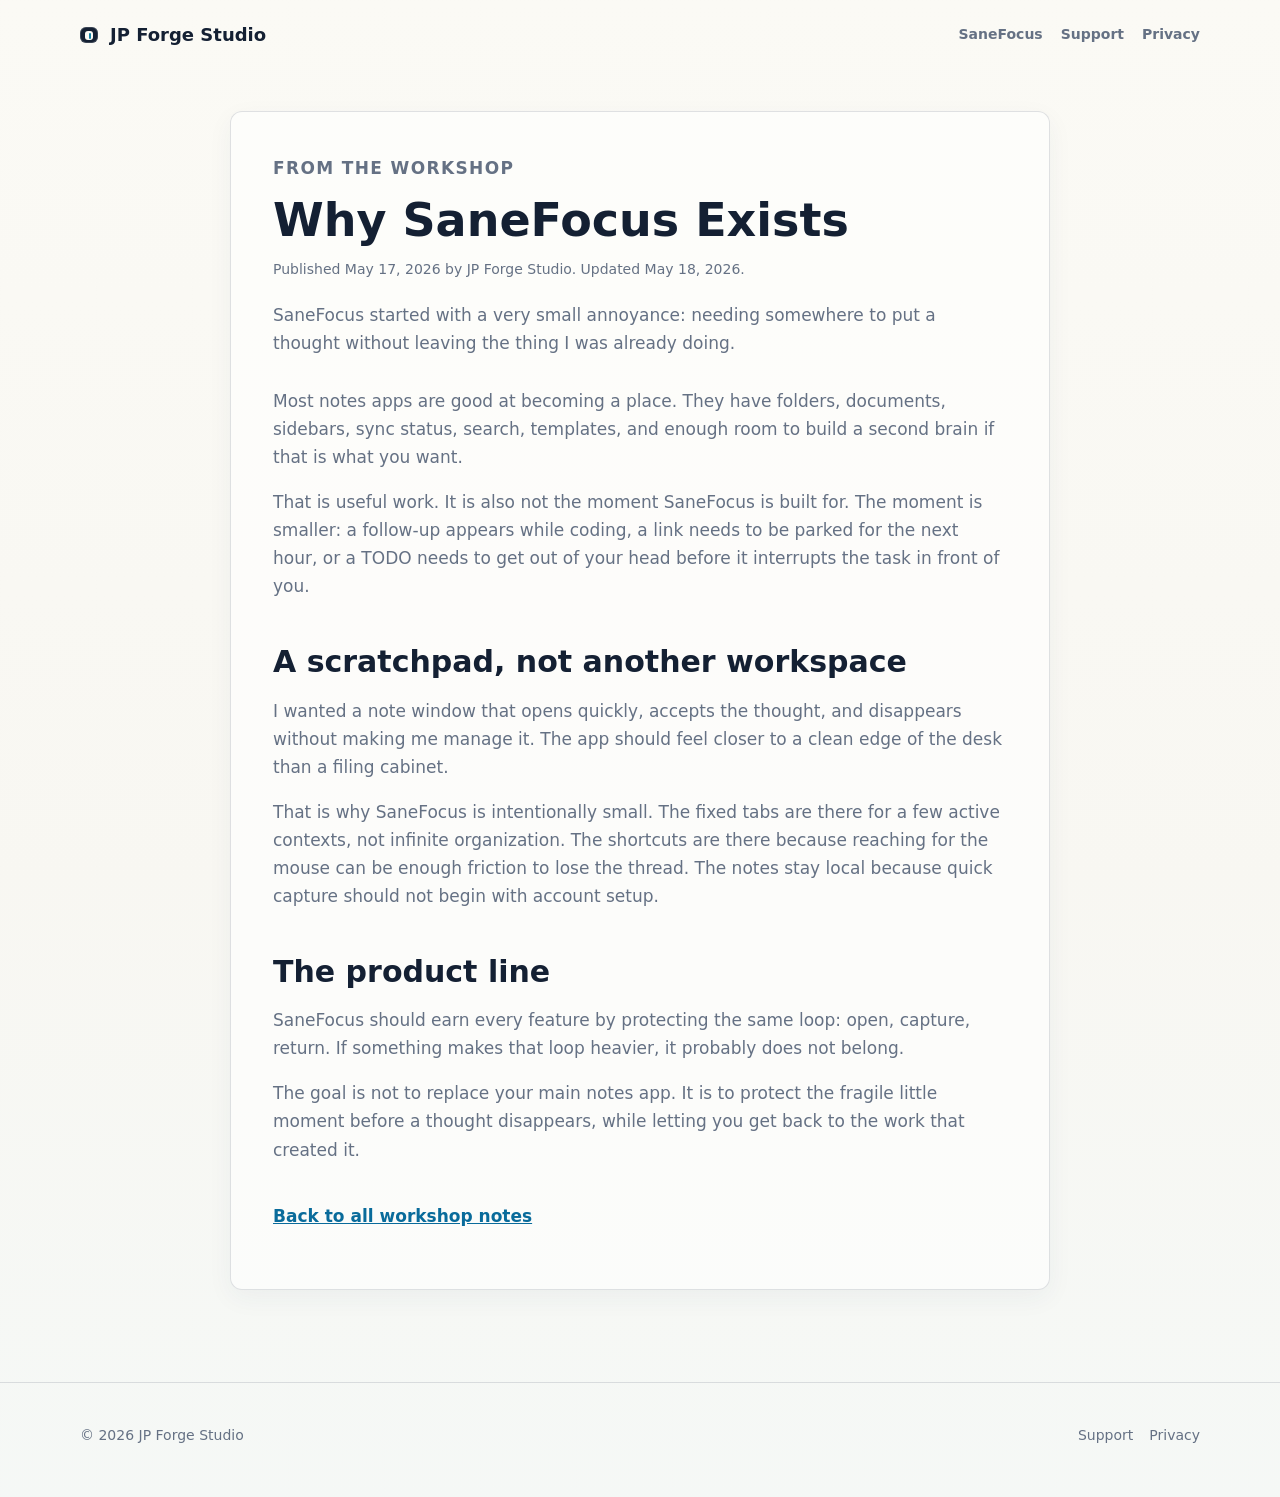
<file: sanefocus/updates/why-sanefocus-exists/index.html>
<!doctype html>
<html lang="en">
  <head>
    <meta charset="utf-8">
    <meta name="viewport" content="width=device-width, initial-scale=1">
    <title>Why SaneFocus Exists - JP Forge Studio</title>
    <meta name="description" content="Why SaneFocus was built as a small local Mac scratchpad for catching thoughts and returning to flow.">
    <link rel="canonical" href="https://jpforgestudio.com/sanefocus/updates/why-sanefocus-exists/">
    <meta property="og:title" content="Why SaneFocus Exists - JP Forge Studio">
    <meta property="og:description" content="Why SaneFocus was built as a small local Mac scratchpad for catching thoughts and returning to flow.">
    <meta property="og:type" content="article">
    <meta property="og:url" content="https://jpforgestudio.com/sanefocus/updates/why-sanefocus-exists/">
    <meta property="og:image" content="https://jpforgestudio.com/assets/sanefocus/social-preview.png">
    <meta property="og:site_name" content="JP Forge Studio">
    <meta property="article:published_time" content="2026-05-17">
    <meta property="article:modified_time" content="2026-05-18">
    <meta property="article:author" content="JP Forge Studio">
    <meta name="twitter:card" content="summary_large_image">
    <meta name="twitter:title" content="Why SaneFocus Exists - JP Forge Studio">
    <meta name="twitter:description" content="Why SaneFocus was built as a small local Mac scratchpad for catching thoughts and returning to flow.">
    <meta name="twitter:image" content="https://jpforgestudio.com/assets/sanefocus/social-preview.png">
    <link rel="icon" href="/assets/icons/favicon.svg" type="image/svg+xml">
    <link rel="stylesheet" href="/styles.css">
    <script type="application/ld+json">
      {
        "@context": "https://schema.org",
        "@type": "Article",
        "headline": "Why SaneFocus Exists",
        "description": "Why SaneFocus was built as a small local Mac scratchpad for catching thoughts and returning to flow.",
        "image": "https://jpforgestudio.com/assets/sanefocus/social-preview.png",
        "datePublished": "2026-05-17",
        "dateModified": "2026-05-18",
        "mainEntityOfPage": "https://jpforgestudio.com/sanefocus/updates/why-sanefocus-exists/",
        "author": {
          "@type": "Organization",
          "name": "JP Forge Studio",
          "url": "https://jpforgestudio.com/"
        },
        "publisher": {
          "@type": "Organization",
          "name": "JP Forge Studio",
          "url": "https://jpforgestudio.com/"
        }
      }
    </script>
  </head>
  <body>
    <header class="shell nav">
      <a class="brand" href="/">
        <span class="brand-dot"></span>
        JP Forge Studio
      </a>
      <nav class="nav-links" aria-label="Main navigation">
        <a href="/sanefocus/">SaneFocus</a>
        <a href="/sanefocus/support/">Support</a>
        <a href="/sanefocus/privacy/">Privacy</a>
      </nav>
    </header>

    <main class="shell doc article">
      <p class="doc-eyebrow">From the workshop</p>
      <h1>Why SaneFocus Exists</h1>
      <p class="article-meta">
        Published <time datetime="2026-05-17">May 17, 2026</time> by JP Forge Studio.
        Updated <time datetime="2026-05-18">May 18, 2026</time>.
      </p>
      <p class="doc-lede">
        SaneFocus started with a very small annoyance: needing somewhere to put
        a thought without leaving the thing I was already doing.
      </p>

      <p>
        Most notes apps are good at becoming a place. They have folders,
        documents, sidebars, sync status, search, templates, and enough room to
        build a second brain if that is what you want.
      </p>
      <p>
        That is useful work. It is also not the moment SaneFocus is built for.
        The moment is smaller: a follow-up appears while coding, a link needs to
        be parked for the next hour, or a TODO needs to get out of your head
        before it interrupts the task in front of you.
      </p>

      <h2>A scratchpad, not another workspace</h2>
      <p>
        I wanted a note window that opens quickly, accepts the thought, and
        disappears without making me manage it. The app should feel closer to a
        clean edge of the desk than a filing cabinet.
      </p>
      <p>
        That is why SaneFocus is intentionally small. The fixed tabs are there
        for a few active contexts, not infinite organization. The shortcuts are
        there because reaching for the mouse can be enough friction to lose the
        thread. The notes stay local because quick capture should not begin
        with account setup.
      </p>

      <h2>The product line</h2>
      <p>
        SaneFocus should earn every feature by protecting the same loop: open,
        capture, return. If something makes that loop heavier, it probably does
        not belong.
      </p>
      <p>
        The goal is not to replace your main notes app. It is to protect the
        fragile little moment before a thought disappears, while letting you get
        back to the work that created it.
      </p>

      <p class="article-back">
        <a href="/sanefocus/updates/">Back to all workshop notes</a>
      </p>
    </main>

    <footer class="footer">
      <div class="shell footer-inner">
        <span>© 2026 JP Forge Studio</span>
        <div class="footer-links">
          <a href="/sanefocus/support/">Support</a>
          <a href="/sanefocus/privacy/">Privacy</a>
        </div>
      </div>
    </footer>
  </body>
</html>
</file>
<file: styles.css>
:root {
  --paper: #fbfaf5;
  --paper-soft: #f6f4ee;
  --ink: #142033;
  --muted: #657184;
  --line: rgba(63, 76, 96, 0.16);
  --cyan: #1684a6;
  --green: #789a54;
  --sun: #d7ad45;
  --rose: #c96372;
  --card: rgba(255, 255, 255, 0.58);
  --shadow: 0 16px 34px rgba(43, 68, 93, 0.08);
  --shadow-soft: 0 8px 26px rgba(43, 68, 93, 0.05);
  --radius-sm: 10px;
  --radius: 12px;
  --radius-lg: 18px;
  --font-display: "Avenir Next", "SF Pro Display", ui-sans-serif, system-ui, sans-serif;
  --font-body: "SF Pro Text", "Avenir Next", ui-sans-serif, system-ui, sans-serif;
}

* {
  box-sizing: border-box;
}

html {
  background: var(--paper);
  color: var(--ink);
  font-family: var(--font-body);
  scroll-behavior: smooth;
}

body {
  margin: 0;
  min-height: 100vh;
  background:
    linear-gradient(180deg, rgba(251, 250, 245, 0.98) 0%, rgba(248, 247, 242, 0.98) 58%, rgba(245, 248, 246, 0.98) 100%),
    linear-gradient(90deg, rgba(20, 32, 51, 0.018) 1px, transparent 1px),
    linear-gradient(180deg, rgba(20, 32, 51, 0.014) 1px, transparent 1px);
  background-size: auto, 96px 96px, 96px 96px;
}

a {
  color: inherit;
}

.shell {
  width: min(1120px, calc(100% - 40px));
  margin: 0 auto;
}

.nav {
  display: flex;
  align-items: center;
  justify-content: space-between;
  padding: 24px 0 18px;
}

.brand {
  display: inline-flex;
  align-items: center;
  gap: 12px;
  text-decoration: none;
  font-family: var(--font-display);
  font-size: 18px;
  font-weight: 800;
  letter-spacing: 0;
}

.brand-dot {
  position: relative;
  width: 18px;
  height: 16px;
  border-radius: 6px;
  background: var(--ink);
  box-shadow: inset 0 0 0 1px rgba(255, 255, 255, 0.16);
}

.brand-dot::before {
  position: absolute;
  inset: 4px 5px 3px;
  border-radius: 3px;
  background: var(--paper);
  content: "";
}

.brand-dot::after {
  position: absolute;
  right: 7px;
  bottom: 4px;
  width: 2px;
  height: 6px;
  border-radius: 999px;
  background: var(--cyan);
  content: "";
}

.nav-links {
  display: flex;
  gap: 18px;
  color: var(--muted);
  font-size: 14px;
  font-weight: 700;
}

.nav-links a {
  border-bottom: 1px solid transparent;
  text-decoration: none;
}

.nav-links a:hover {
  border-color: rgba(20, 32, 51, 0.22);
  color: var(--ink);
}

.hero {
  display: grid;
  grid-template-columns: minmax(0, 1fr) minmax(360px, 1fr);
  gap: 46px;
  align-items: center;
  padding: 58px 0 74px;
}

.eyebrow {
  display: inline-flex;
  align-items: center;
  gap: 8px;
  margin-bottom: 18px;
  padding: 0 0 0 12px;
  border: 0;
  border-left: 2px solid rgba(22, 132, 166, 0.45);
  border-radius: 0;
  background: transparent;
  color: #486578;
  font-size: 13px;
  font-weight: 800;
  letter-spacing: 0;
  text-transform: uppercase;
}

h1,
h2,
h3 {
  margin: 0;
  font-family: var(--font-display);
  letter-spacing: 0;
}

h1 {
  max-width: 620px;
  font-size: 44px;
  line-height: 1.08;
}

h2 {
  font-size: 36px;
  line-height: 1.08;
}

h3 {
  font-size: 24px;
  line-height: 1.12;
}

.lede {
  max-width: 590px;
  margin: 22px 0 0;
  color: var(--muted);
  font-size: 19px;
  line-height: 1.58;
}

.actions {
  display: flex;
  flex-wrap: wrap;
  gap: 14px;
  margin-top: 34px;
}

.button {
  display: inline-flex;
  align-items: center;
  justify-content: center;
  min-height: 48px;
  padding: 0 19px;
  border-radius: var(--radius-sm);
  border: 1px solid transparent;
  background: var(--ink);
  color: #fff;
  font-weight: 800;
  text-decoration: none;
  box-shadow: 0 10px 22px rgba(20, 32, 51, 0.14);
}

.button.secondary {
  background: rgba(255, 255, 255, 0.64);
  color: var(--ink);
  border-color: var(--line);
  box-shadow: none;
}

.hero-card {
  position: relative;
  justify-self: end;
  max-width: 650px;
  padding: 10px;
  border: 1px solid rgba(63, 76, 96, 0.14);
  border-radius: var(--radius-lg);
  background: rgba(255, 255, 255, 0.48);
  box-shadow: var(--shadow);
}

.hero-card video,
.hero-card img,
.media-grid img {
  display: block;
  width: 100%;
  height: auto;
  border-radius: var(--radius);
}

.section {
  padding: 58px 0;
}

.section-head {
  display: flex;
  align-items: end;
  justify-content: space-between;
  gap: 28px;
  margin-bottom: 30px;
}

.section-head p {
  max-width: 420px;
  margin: 0;
  color: var(--muted);
  font-size: 18px;
  line-height: 1.55;
}

.feature-grid {
  display: grid;
  grid-template-columns: repeat(4, minmax(0, 1fr));
  gap: 16px;
}

.feature {
  min-height: 212px;
  padding: 24px;
  border: 1px solid var(--line);
  border-radius: var(--radius);
  background: var(--card);
  box-shadow: var(--shadow-soft);
}

.feature-mark {
  width: 38px;
  height: 3px;
  margin-bottom: 46px;
  border-radius: 999px;
  background: var(--cyan);
  box-shadow: none;
}

.feature p,
.card p,
.doc p,
.doc li,
.workshop-card p,
.update-row p {
  color: var(--muted);
  line-height: 1.65;
}

.media-grid {
  display: grid;
  grid-template-columns: repeat(3, minmax(0, 1fr));
  gap: 16px;
}

.media-grid img {
  border: 1px solid var(--line);
  box-shadow: 0 14px 34px rgba(43, 68, 93, 0.10);
}

.split {
  display: grid;
  grid-template-columns: 0.9fr 1.1fr;
  gap: 24px;
}

.card,
.doc {
  border: 1px solid var(--line);
  border-radius: var(--radius);
  background: var(--card);
  box-shadow: var(--shadow-soft);
}

.card {
  padding: 30px;
}

.workshop-section {
  position: relative;
}

.workshop-grid {
  display: grid;
  grid-template-columns: repeat(3, minmax(0, 1fr));
  gap: 18px;
}

.workshop-grid.single {
  grid-template-columns: minmax(0, 760px);
}

.workshop-card {
  position: relative;
  min-height: 250px;
  padding: 30px;
  overflow: hidden;
  border: 1px solid var(--line);
  border-radius: var(--radius-lg);
  background:
    linear-gradient(135deg, rgba(255, 255, 255, 0.68), rgba(246, 244, 238, 0.72)),
    radial-gradient(circle at 86% 14%, rgba(215, 173, 69, 0.16), transparent 34%);
  box-shadow: var(--shadow-soft);
  text-decoration: none;
}

.workshop-card::after {
  position: absolute;
  right: -26px;
  bottom: -34px;
  width: 146px;
  height: 146px;
  border: 1px solid rgba(20, 32, 51, 0.08);
  border-radius: 44px;
  transform: rotate(12deg);
  content: "";
}

.workshop-card.primary {
  background:
    linear-gradient(135deg, rgba(255, 255, 255, 0.74), rgba(245, 248, 246, 0.82)),
    radial-gradient(circle at 88% 14%, rgba(22, 132, 166, 0.18), transparent 36%);
}

.workshop-card h3 {
  max-width: 430px;
  margin-top: 20px;
  font-size: 30px;
}

.workshop-card p {
  max-width: 510px;
  margin: 18px 0 0;
  font-size: 17px;
}

.workshop-kicker,
.doc-eyebrow,
.update-row span {
  color: #486578;
  font-size: 12px;
  font-weight: 900;
  letter-spacing: 0.08em;
  text-transform: uppercase;
}

.text-link {
  display: inline-flex;
  margin-top: 26px;
  color: #096b9b;
  font-weight: 900;
}

.doc-eyebrow {
  margin: 0 0 14px;
}

.doc-lede {
  max-width: 690px;
  margin: 20px 0 30px;
  font-size: 20px;
}

.article p {
  font-size: 17px;
}

.article .article-meta {
  margin: 12px 0 0;
  color: var(--muted);
  font-size: 14px;
}

.article-back {
  margin-top: 38px;
}

.code-card {
  margin: 34px 0 38px;
  padding: 24px;
  overflow-x: auto;
  border: 1px solid rgba(63, 76, 96, 0.16);
  border-radius: var(--radius);
  background: rgba(20, 32, 51, 0.92);
  color: #f8f3df;
  font-size: 14px;
  line-height: 1.7;
  box-shadow: var(--shadow-soft);
}

.shortcut-table {
  display: grid;
  gap: 10px;
  margin: 34px 0 38px;
}

.shortcut-table div {
  display: grid;
  grid-template-columns: minmax(160px, auto) 1fr minmax(72px, auto);
  gap: 18px;
  align-items: center;
  padding: 14px 16px;
  border: 1px solid var(--line);
  border-radius: var(--radius-sm);
  background: rgba(255, 255, 255, 0.58);
}

.shortcut-keys {
  display: inline-flex;
  align-items: center;
  gap: 6px;
}

kbd {
  display: inline-flex;
  min-width: 32px;
  min-height: 30px;
  align-items: center;
  justify-content: center;
  padding: 0 8px;
  border: 1px solid rgba(63, 76, 96, 0.2);
  border-radius: 8px;
  background: rgba(255, 255, 255, 0.74);
  box-shadow: 0 2px 0 rgba(20, 32, 51, 0.08);
  color: var(--ink);
  font-family: var(--font-body);
  font-size: 12px;
  font-weight: 900;
}

.shortcut-table code,
.article p code {
  padding: 2px 6px;
  border-radius: 6px;
  background: rgba(20, 32, 51, 0.08);
  color: var(--ink);
}

.update-index {
  max-width: 900px;
}

.update-list {
  display: grid;
  gap: 14px;
  margin-top: 34px;
}

.update-row {
  display: grid;
  gap: 8px;
  padding: 24px;
  border: 1px solid var(--line);
  border-radius: var(--radius);
  background: rgba(255, 255, 255, 0.56);
  text-decoration: none;
}

.update-row strong {
  font-family: var(--font-display);
  font-size: 25px;
}

.update-row p {
  margin: 0;
}

.doc {
  max-width: 820px;
  margin: 48px auto 92px;
  padding: 42px;
}

.doc h1 {
  font-size: 46px;
}

.doc h2 {
  margin-top: 46px;
  margin-bottom: 18px;
  font-size: 30px;
}

.doc h3 {
  margin-top: 26px;
  margin-bottom: 10px;
}

.doc a {
  color: #096b9b;
  font-weight: 800;
}

.footer {
  padding: 44px 0 54px;
  border-top: 1px solid var(--line);
  color: var(--muted);
  font-size: 14px;
}

.footer-inner {
  display: flex;
  justify-content: space-between;
  gap: 18px;
}

.footer-links {
  display: flex;
  gap: 16px;
}

.footer a {
  text-decoration: none;
}

@media (max-width: 880px) {
  .shell {
    width: min(100% - 32px, 1120px);
  }

  .hero,
  .split {
    grid-template-columns: 1fr;
  }

  .hero {
    gap: 32px;
    padding: 42px 0 56px;
  }

  h1 {
    font-size: 42px;
    line-height: 1.05;
  }

  h2 {
    font-size: 32px;
  }

  .lede {
    font-size: 18px;
  }

  .hero-card {
    justify-self: start;
    max-width: 660px;
  }

  .feature-grid,
  .media-grid,
  .workshop-grid {
    grid-template-columns: 1fr;
  }

  .section-head,
  .shortcut-table div,
  .footer-inner {
    align-items: start;
    flex-direction: column;
  }

  .shortcut-table div {
    display: flex;
    gap: 10px;
  }

  .nav {
    align-items: start;
    gap: 20px;
    flex-direction: column;
  }

  .nav-links {
    flex-wrap: wrap;
  }

  .section {
    padding: 52px 0;
  }

  .doc {
    margin: 32px auto 68px;
    padding: 30px 24px;
  }
}

@media (max-width: 560px) {
  .shell {
    width: min(100% - 28px, 1120px);
  }

  .hero {
    padding-top: 32px;
  }

  h1,
  .doc h1 {
    font-size: 36px;
  }

  h2 {
    font-size: 31px;
  }

  .actions {
    gap: 10px;
  }

  .button {
    width: 100%;
  }
}
</file>
